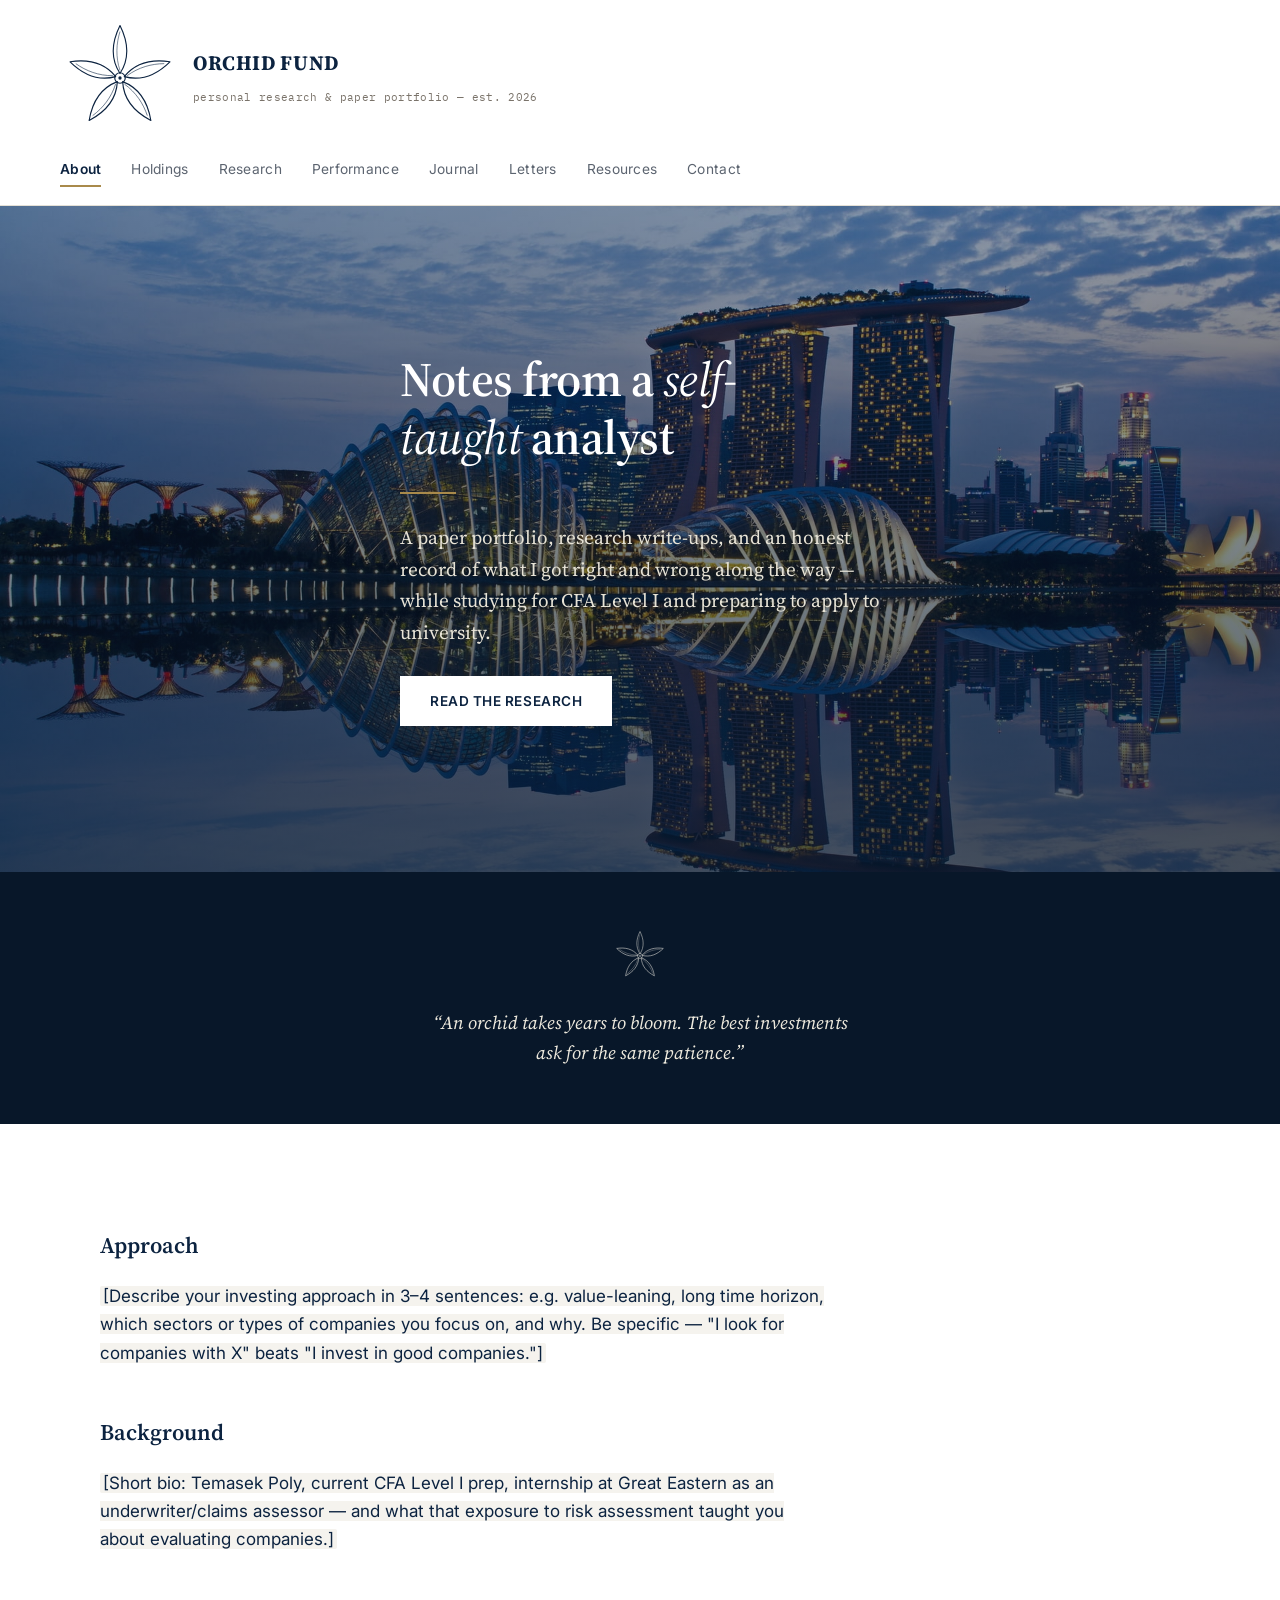
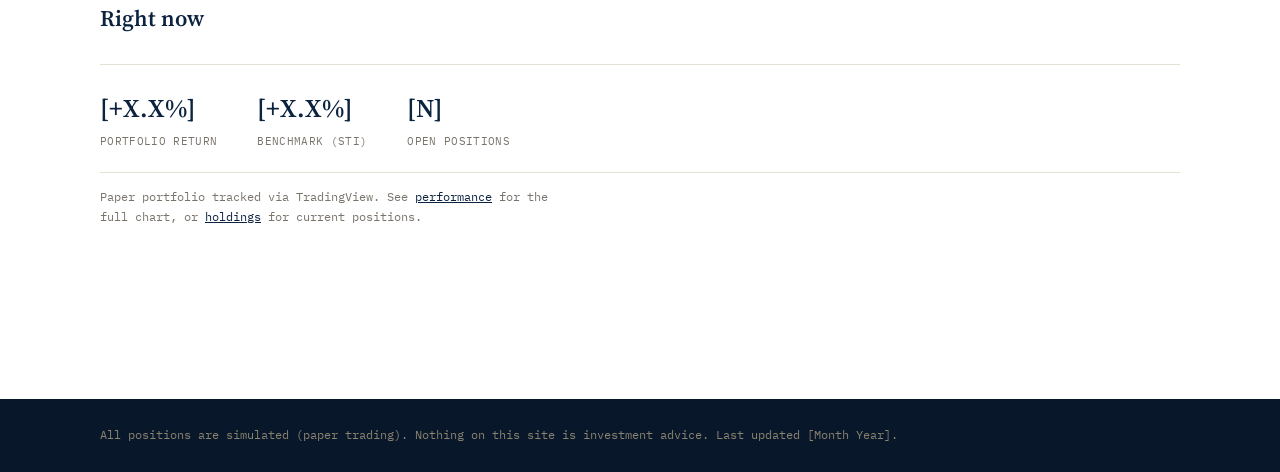
<file: index.html>
<!DOCTYPE html>
<html lang="en">
<head>
<meta charset="UTF-8">
<meta name="viewport" content="width=device-width, initial-scale=1.0">
<title>Orchid Fund — Investment Research</title>
<link rel="stylesheet" href="style.css">
</head>
<body>

<header class="site">
  <div class="wrap header-inner">
    <a href="index.html" class="brand">
      <img src="orchid-mark.svg" alt="Orchid Fund mark">
      <span class="brand-text">
        <span class="site-title">ORCHID FUND</span>
        <span class="site-tagline">personal research &amp; paper portfolio — est. 2026</span>
      </span>
    </a>
    <nav class="site">
      <a href="index.html" class="active">About</a>
      <a href="holdings.html">Holdings</a>
      <a href="research.html">Research</a>
      <a href="performance.html">Performance</a>
      <a href="journal.html">Journal</a>
      <a href="letters.html">Letters</a>
      <a href="resources.html">Resources</a>
      <a href="contact.html">Contact</a>
    </nav>
  </div>
</header>

<div class="hero">
  <div class="wrap">
    <h1>Notes from a <em>self-taught</em> analyst</h1>
    <div class="hero-rule"></div>
    <p class="lede">A paper portfolio, research write-ups, and an honest record of what I got right and wrong along the way &mdash; while studying for CFA Level I and preparing to apply to university.</p>
    <a href="research.html" class="hero-cta">READ THE RESEARCH</a>
  </div>
</div>

<div class="signature-band">
  <img src="orchid-mark-light.svg" alt="">
  <p>&ldquo;An orchid takes years to bloom. The best investments ask for the same patience.&rdquo;</p>
</div>

<main>
  <div class="wrap">
    <h2>Approach</h2>
    <p><span class="ph">[Describe your investing approach in 3&ndash;4 sentences: e.g. value-leaning, long time horizon, which sectors or types of companies you focus on, and why. Be specific &mdash; "I look for companies with X" beats "I invest in good companies."]</span></p>

    <h2>Background</h2>
    <p><span class="ph">[Short bio: Temasek Poly, current CFA Level I prep, internship at Great Eastern as an underwriter/claims assessor &mdash; and what that exposure to risk assessment taught you about evaluating companies.]</span></p>

    <h2>Right now</h2>
    <div class="stats">
      <div class="stat"><div class="num">[+X.X%]</div><div class="label">PORTFOLIO RETURN</div></div>
      <div class="stat"><div class="num">[+X.X%]</div><div class="label">BENCHMARK (STI)</div></div>
      <div class="stat"><div class="num">[N]</div><div class="label">OPEN POSITIONS</div></div>
    </div>
    <p class="meta">Paper portfolio tracked via TradingView. See <a href="performance.html">performance</a> for the full chart, or <a href="holdings.html">holdings</a> for current positions.</p>
  </div>
</main>

<footer class="site">
  <div class="wrap">
    All positions are simulated (paper trading). Nothing on this site is investment advice. Last updated [Month Year].
  </div>
</footer>

</body>
</html>
</file>
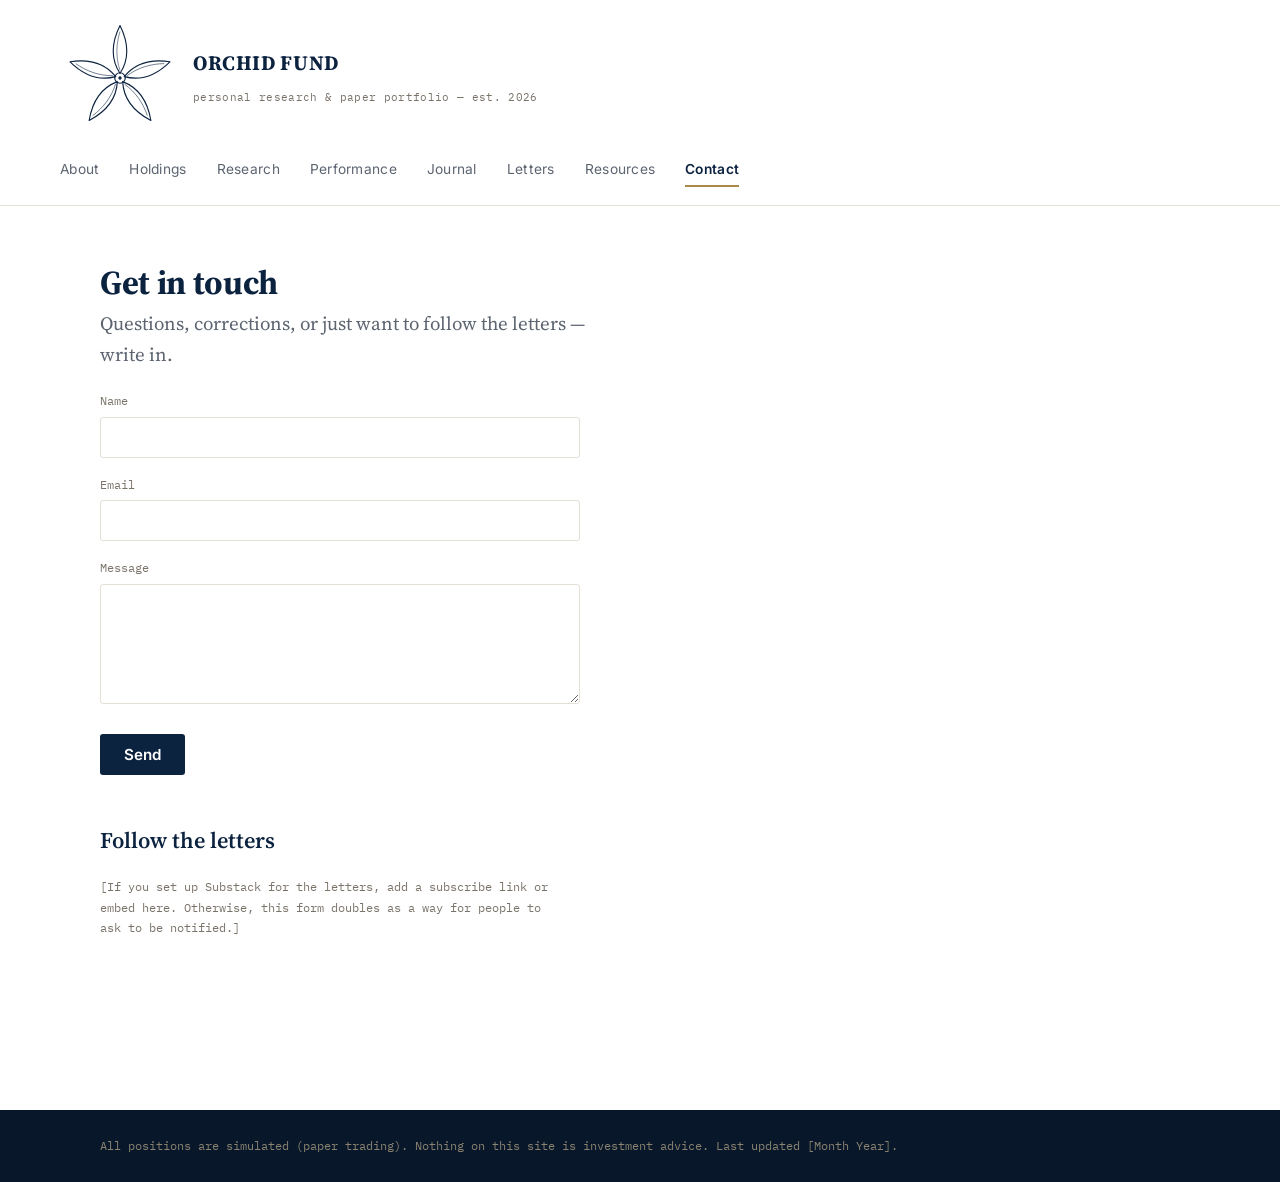
<file: contact.html>
<!DOCTYPE html>
<html lang="en">
<head>
<meta charset="UTF-8">
<meta name="viewport" content="width=device-width, initial-scale=1.0">
<title>Contact — Orchid Fund</title>
<link rel="stylesheet" href="style.css">
</head>
<body>

<header class="site">
  <div class="wrap header-inner">
    <a href="index.html" class="brand">
      <img src="orchid-mark.svg" alt="Orchid Fund mark">
      <span class="brand-text">
        <span class="site-title">ORCHID FUND</span>
        <span class="site-tagline">personal research &amp; paper portfolio — est. 2026</span>
      </span>
    </a>
    <nav class="site">
      <a href="index.html">About</a>
      <a href="holdings.html">Holdings</a>
      <a href="research.html">Research</a>
      <a href="performance.html">Performance</a>
      <a href="journal.html">Journal</a>
      <a href="letters.html">Letters</a>
      <a href="resources.html">Resources</a>
      <a href="contact.html" class="active">Contact</a>
    </nav>
  </div>
</header>

<main>
  <div class="wrap">
    <h1>Get in touch</h1>
    <p class="lede">Questions, corrections, or just want to follow the letters &mdash; write in.</p>

    <!--
      Replace the form action below with your own Formspree endpoint:
      https://formspree.io/f/YOUR_FORM_ID
      Sign up free at formspree.io, create a form, and paste the ID in.
    -->
    <form class="contact" action="https://formspree.io/f/YOUR_FORM_ID" method="POST">
      <label for="name">Name</label>
      <input type="text" id="name" name="name" required>

      <label for="email">Email</label>
      <input type="email" id="email" name="email" required>

      <label for="message">Message</label>
      <textarea id="message" name="message" required></textarea>

      <button type="submit">Send</button>
    </form>

    <h2>Follow the letters</h2>
    <p class="meta">[If you set up Substack for the letters, add a subscribe link or embed here. Otherwise, this form doubles as a way for people to ask to be notified.]</p>
  </div>
</main>

<footer class="site">
  <div class="wrap">
    All positions are simulated (paper trading). Nothing on this site is investment advice. Last updated [Month Year].
  </div>
</footer>

</body>
</html>
</file>
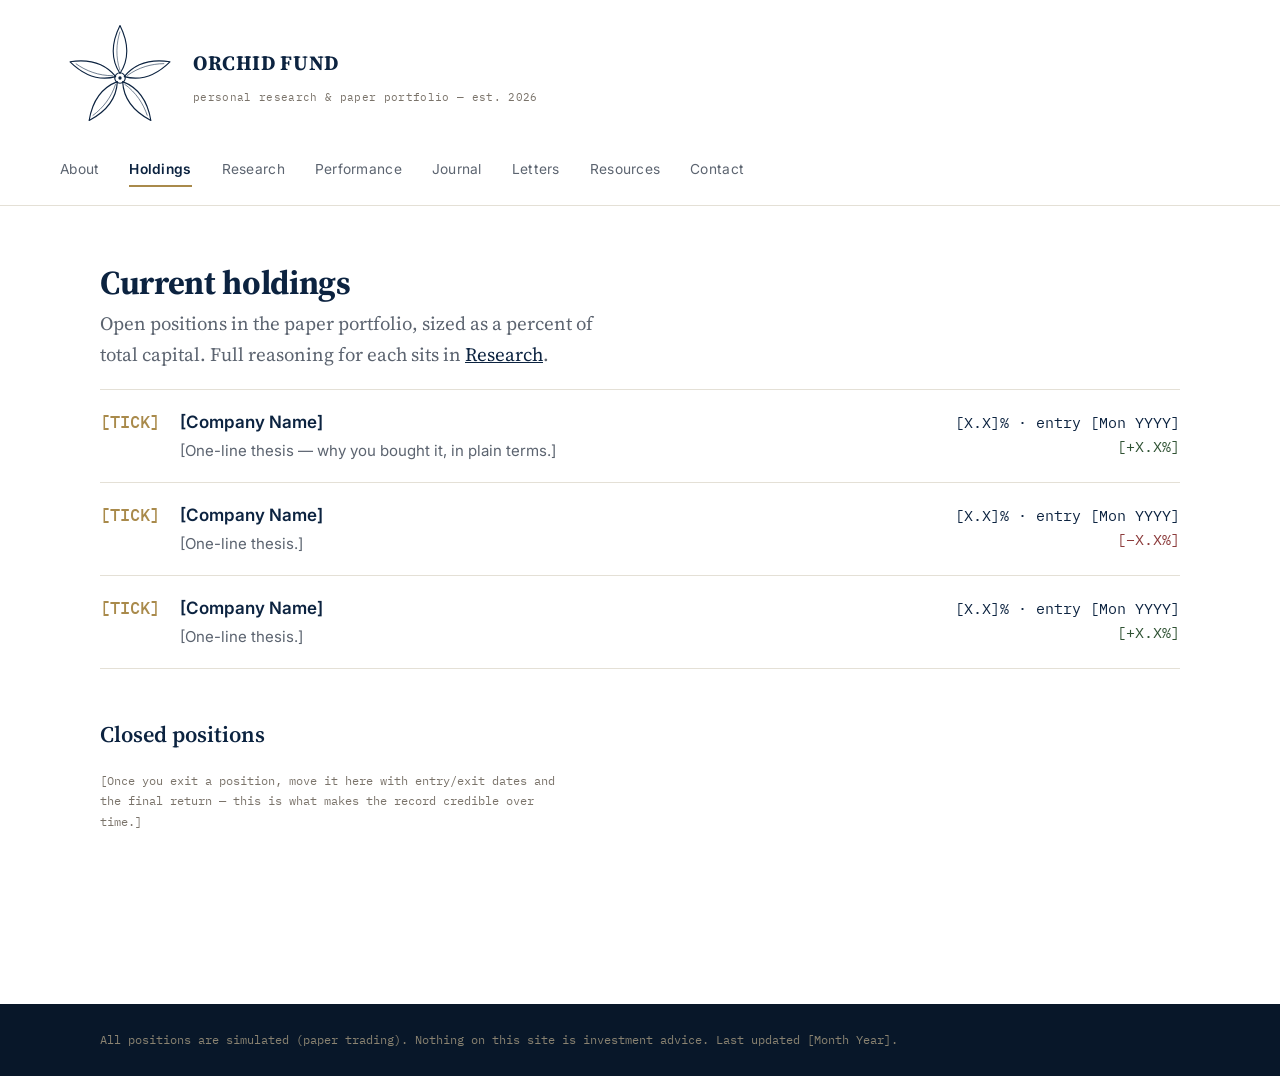
<file: holdings.html>
<!DOCTYPE html>
<html lang="en">
<head>
<meta charset="UTF-8">
<meta name="viewport" content="width=device-width, initial-scale=1.0">
<title>Holdings — Orchid Fund</title>
<link rel="stylesheet" href="style.css">
</head>
<body>

<header class="site">
  <div class="wrap header-inner">
    <a href="index.html" class="brand">
      <img src="orchid-mark.svg" alt="Orchid Fund mark">
      <span class="brand-text">
        <span class="site-title">ORCHID FUND</span>
        <span class="site-tagline">personal research &amp; paper portfolio — est. 2026</span>
      </span>
    </a>
    <nav class="site">
      <a href="index.html">About</a>
      <a href="holdings.html" class="active">Holdings</a>
      <a href="research.html">Research</a>
      <a href="performance.html">Performance</a>
      <a href="journal.html">Journal</a>
      <a href="letters.html">Letters</a>
      <a href="resources.html">Resources</a>
      <a href="contact.html">Contact</a>
    </nav>
  </div>
</header>

<main>
  <div class="wrap">
    <h1>Current holdings</h1>
    <p class="lede">Open positions in the paper portfolio, sized as a percent of total capital. Full reasoning for each sits in <a href="research.html">Research</a>.</p>

    <div class="ledger">
      <div class="ledger-row">
        <div class="ticker">[TICK]</div>
        <div class="body">
          <div class="name">[Company Name]</div>
          <div class="thesis">[One-line thesis &mdash; why you bought it, in plain terms.]</div>
        </div>
        <div class="num">
          [X.X]% &middot; entry [Mon YYYY]<br>
          <span class="gain">[+X.X%]</span>
        </div>
      </div>

      <div class="ledger-row">
        <div class="ticker">[TICK]</div>
        <div class="body">
          <div class="name">[Company Name]</div>
          <div class="thesis">[One-line thesis.]</div>
        </div>
        <div class="num">
          [X.X]% &middot; entry [Mon YYYY]<br>
          <span class="loss">[&minus;X.X%]</span>
        </div>
      </div>

      <div class="ledger-row">
        <div class="ticker">[TICK]</div>
        <div class="body">
          <div class="name">[Company Name]</div>
          <div class="thesis">[One-line thesis.]</div>
        </div>
        <div class="num">
          [X.X]% &middot; entry [Mon YYYY]<br>
          <span class="gain">[+X.X%]</span>
        </div>
      </div>
    </div>

    <h2>Closed positions</h2>
    <p class="meta">[Once you exit a position, move it here with entry/exit dates and the final return &mdash; this is what makes the record credible over time.]</p>
  </div>
</main>

<footer class="site">
  <div class="wrap">
    All positions are simulated (paper trading). Nothing on this site is investment advice. Last updated [Month Year].
  </div>
</footer>

</body>
</html>
</file>
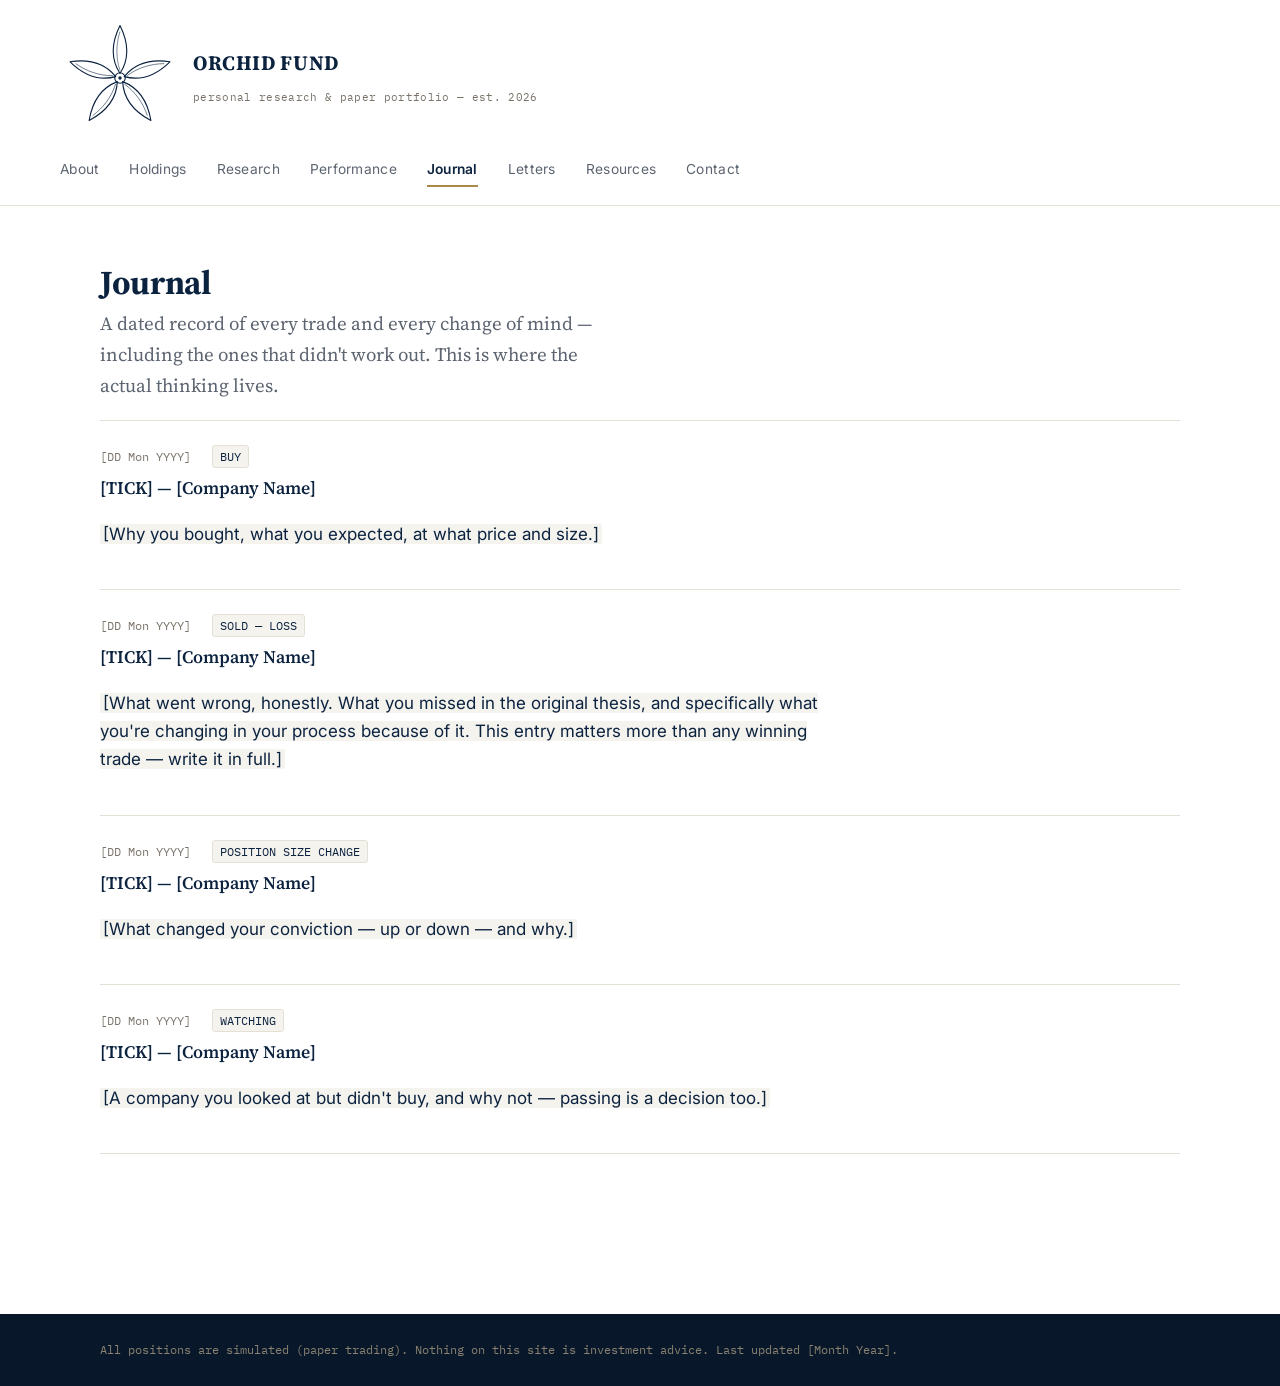
<file: journal.html>
<!DOCTYPE html>
<html lang="en">
<head>
<meta charset="UTF-8">
<meta name="viewport" content="width=device-width, initial-scale=1.0">
<title>Journal — Orchid Fund</title>
<link rel="stylesheet" href="style.css">
</head>
<body>

<header class="site">
  <div class="wrap header-inner">
    <a href="index.html" class="brand">
      <img src="orchid-mark.svg" alt="Orchid Fund mark">
      <span class="brand-text">
        <span class="site-title">ORCHID FUND</span>
        <span class="site-tagline">personal research &amp; paper portfolio — est. 2026</span>
      </span>
    </a>
    <nav class="site">
      <a href="index.html">About</a>
      <a href="holdings.html">Holdings</a>
      <a href="research.html">Research</a>
      <a href="performance.html">Performance</a>
      <a href="journal.html" class="active">Journal</a>
      <a href="letters.html">Letters</a>
      <a href="resources.html">Resources</a>
      <a href="contact.html">Contact</a>
    </nav>
  </div>
</header>

<main>
  <div class="wrap">
    <h1>Journal</h1>
    <p class="lede">A dated record of every trade and every change of mind &mdash; including the ones that didn't work out. This is where the actual thinking lives.</p>

    <div class="entry">
      <div class="meta">[DD Mon YYYY] &nbsp; <span class="tag">BUY</span></div>
      <h3>[TICK] &mdash; [Company Name]</h3>
      <p><span class="ph">[Why you bought, what you expected, at what price and size.]</span></p>
    </div>

    <div class="entry">
      <div class="meta">[DD Mon YYYY] &nbsp; <span class="tag">SOLD &mdash; LOSS</span></div>
      <h3>[TICK] &mdash; [Company Name]</h3>
      <p><span class="ph">[What went wrong, honestly. What you missed in the original thesis, and specifically what you're changing in your process because of it. This entry matters more than any winning trade &mdash; write it in full.]</span></p>
    </div>

    <div class="entry">
      <div class="meta">[DD Mon YYYY] &nbsp; <span class="tag">POSITION SIZE CHANGE</span></div>
      <h3>[TICK] &mdash; [Company Name]</h3>
      <p><span class="ph">[What changed your conviction &mdash; up or down &mdash; and why.]</span></p>
    </div>

    <div class="entry">
      <div class="meta">[DD Mon YYYY] &nbsp; <span class="tag">WATCHING</span></div>
      <h3>[TICK] &mdash; [Company Name]</h3>
      <p><span class="ph">[A company you looked at but didn't buy, and why not &mdash; passing is a decision too.]</span></p>
    </div>
  </div>
</main>

<footer class="site">
  <div class="wrap">
    All positions are simulated (paper trading). Nothing on this site is investment advice. Last updated [Month Year].
  </div>
</footer>

</body>
</html>
</file>
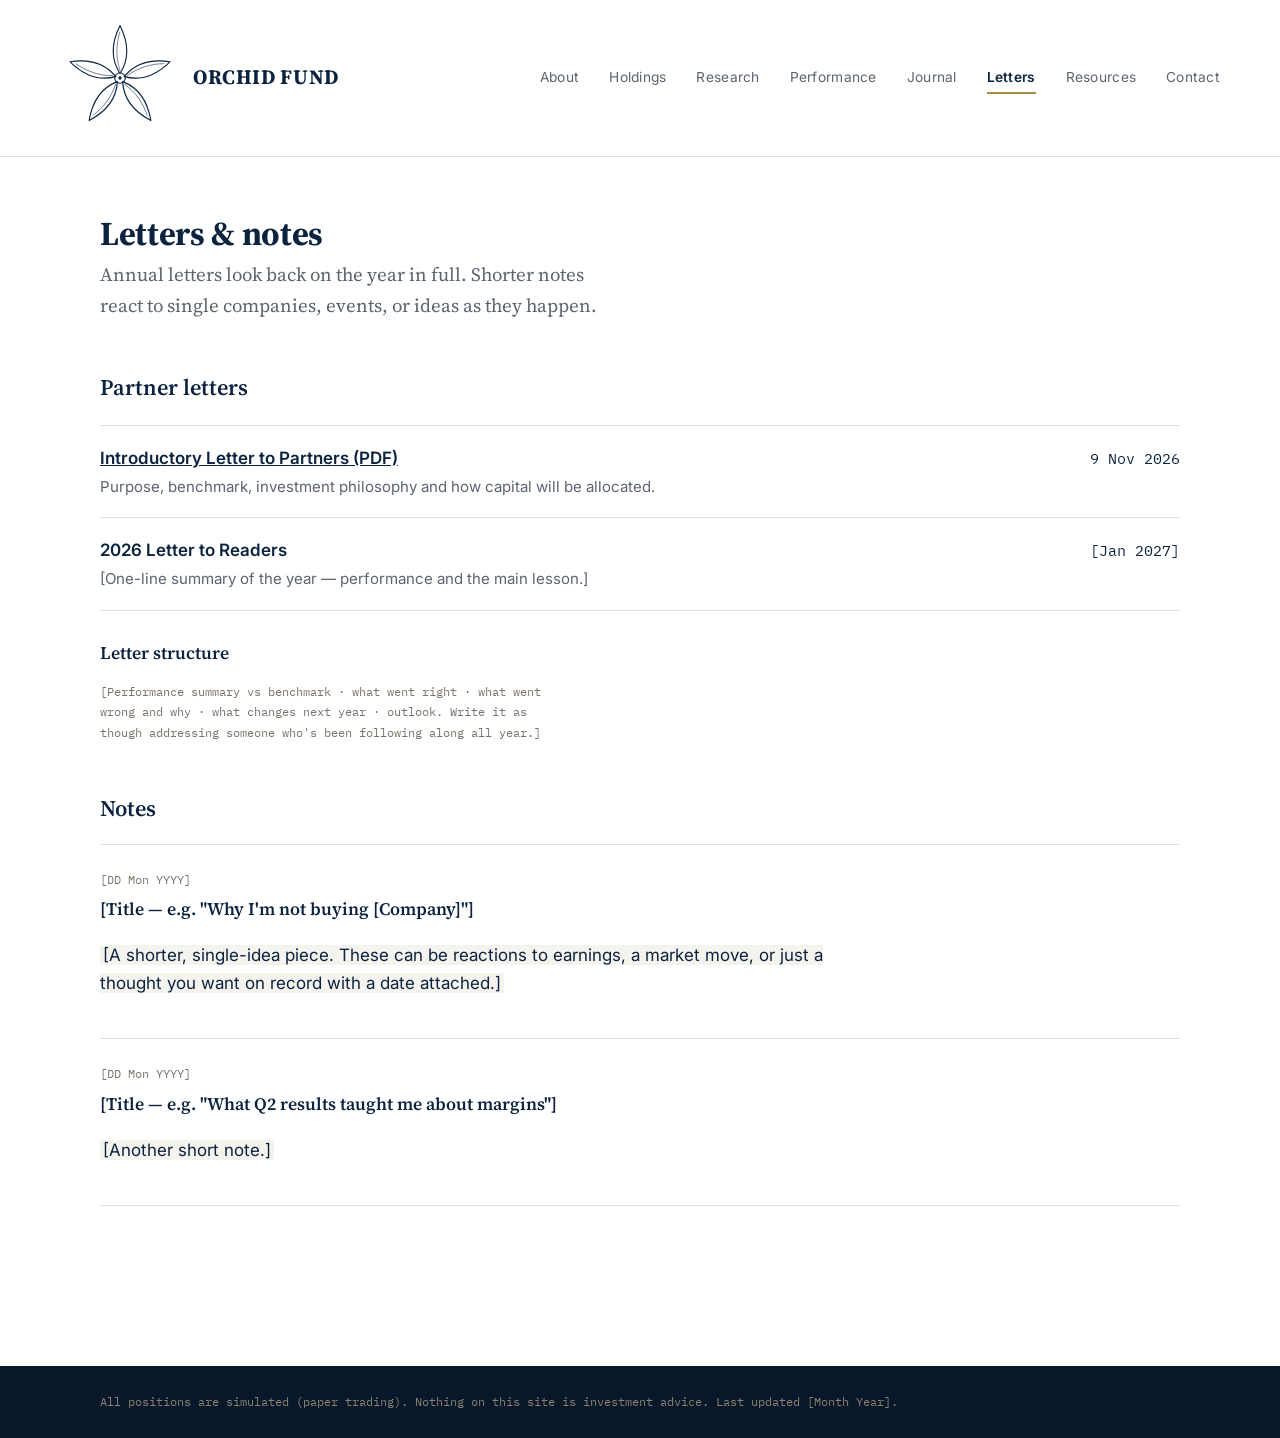
<file: letters (1).html>
<!DOCTYPE html>
<html lang="en">
<head>
<meta charset="UTF-8">
<meta name="viewport" content="width=device-width, initial-scale=1.0">
<title>Letters — Orchid Fund</title>
<link rel="stylesheet" href="style.css">
</head>
<body>

<header class="site">
  <div class="wrap header-inner">
    <a href="index.html" class="brand">
      <img src="orchid-mark.svg" alt="Orchid Fund mark">
      <span class="brand-text">
        <span class="site-title">ORCHID FUND</span>
      </span>
    </a>
    <nav class="site">
      <a href="index.html">About</a>
      <a href="holdings.html">Holdings</a>
      <a href="research.html">Research</a>
      <a href="performance.html">Performance</a>
      <a href="journal.html">Journal</a>
      <a href="letters.html" class="active">Letters</a>
      <a href="resources.html">Resources</a>
      <a href="contact.html">Contact</a>
    </nav>
  </div>
</header>

<main>
  <div class="wrap">
    <h1>Letters &amp; notes</h1>
    <p class="lede">Annual letters look back on the year in full. Shorter notes react to single companies, events, or ideas as they happen.</p>

    <h2>Partner letters</h2>
    <div class="ledger">
      <div class="ledger-row">
        <div class="body">
          <div class="name"><a href="Introductory-Letter-to-Partners.pdf" target="_blank" rel="noopener">Introductory Letter to Partners (PDF)</a></div>
          <div class="thesis">Purpose, benchmark, investment philosophy and how capital will be allocated.</div>
        </div>
        <div class="num">9 Nov 2026</div>
      </div>
      <div class="ledger-row">
        <div class="body">
          <div class="name">2026 Letter to Readers</div>
          <div class="thesis">[One-line summary of the year &mdash; performance and the main lesson.]</div>
        </div>
        <div class="num">[Jan 2027]</div>
      </div>
    </div>

    <h3>Letter structure</h3>
    <p class="meta">[Performance summary vs benchmark &middot; what went right &middot; what went wrong and why &middot; what changes next year &middot; outlook. Write it as though addressing someone who's been following along all year.]</p>

    <h2>Notes</h2>
    <div class="entry">
      <div class="meta">[DD Mon YYYY]</div>
      <h3>[Title &mdash; e.g. "Why I'm not buying [Company]"]</h3>
      <p><span class="ph">[A shorter, single-idea piece. These can be reactions to earnings, a market move, or just a thought you want on record with a date attached.]</span></p>
    </div>

    <div class="entry">
      <div class="meta">[DD Mon YYYY]</div>
      <h3>[Title &mdash; e.g. "What Q2 results taught me about margins"]</h3>
      <p><span class="ph">[Another short note.]</span></p>
    </div>
  </div>
</main>

<footer class="site">
  <div class="wrap">
    All positions are simulated (paper trading). Nothing on this site is investment advice. Last updated [Month Year].
  </div>
</footer>

</body>
</html>
</file>
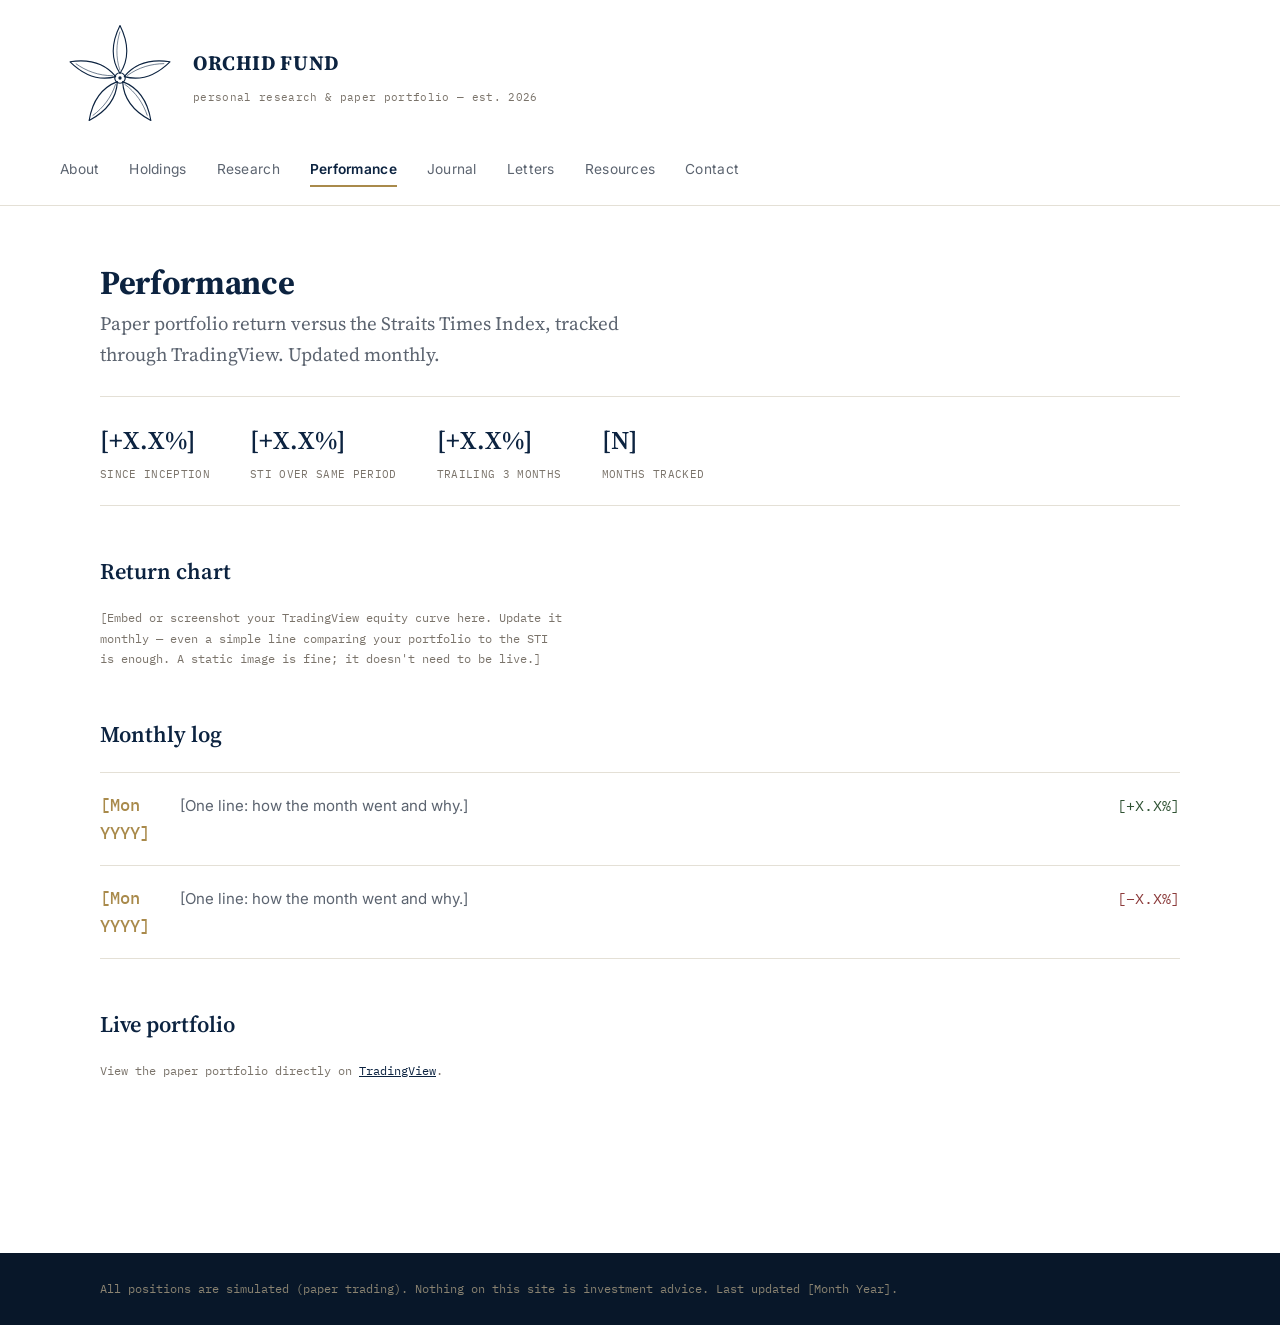
<file: performance.html>
<!DOCTYPE html>
<html lang="en">
<head>
<meta charset="UTF-8">
<meta name="viewport" content="width=device-width, initial-scale=1.0">
<title>Performance — Orchid Fund</title>
<link rel="stylesheet" href="style.css">
</head>
<body>

<header class="site">
  <div class="wrap header-inner">
    <a href="index.html" class="brand">
      <img src="orchid-mark.svg" alt="Orchid Fund mark">
      <span class="brand-text">
        <span class="site-title">ORCHID FUND</span>
        <span class="site-tagline">personal research &amp; paper portfolio — est. 2026</span>
      </span>
    </a>
    <nav class="site">
      <a href="index.html">About</a>
      <a href="holdings.html">Holdings</a>
      <a href="research.html">Research</a>
      <a href="performance.html" class="active">Performance</a>
      <a href="journal.html">Journal</a>
      <a href="letters.html">Letters</a>
      <a href="resources.html">Resources</a>
      <a href="contact.html">Contact</a>
    </nav>
  </div>
</header>

<main>
  <div class="wrap">
    <h1>Performance</h1>
    <p class="lede">Paper portfolio return versus the Straits Times Index, tracked through TradingView. Updated monthly.</p>

    <div class="stats">
      <div class="stat"><div class="num">[+X.X%]</div><div class="label">SINCE INCEPTION</div></div>
      <div class="stat"><div class="num">[+X.X%]</div><div class="label">STI OVER SAME PERIOD</div></div>
      <div class="stat"><div class="num">[+X.X%]</div><div class="label">TRAILING 3 MONTHS</div></div>
      <div class="stat"><div class="num">[N]</div><div class="label">MONTHS TRACKED</div></div>
    </div>

    <h2>Return chart</h2>
    <p class="meta">[Embed or screenshot your TradingView equity curve here. Update it monthly &mdash; even a simple line comparing your portfolio to the STI is enough. A static image is fine; it doesn't need to be live.]</p>

    <h2>Monthly log</h2>
    <div class="ledger">
      <div class="ledger-row">
        <div class="ticker">[Mon YYYY]</div>
        <div class="body"><div class="thesis">[One line: how the month went and why.]</div></div>
        <div class="num gain">[+X.X%]</div>
      </div>
      <div class="ledger-row">
        <div class="ticker">[Mon YYYY]</div>
        <div class="body"><div class="thesis">[One line: how the month went and why.]</div></div>
        <div class="num loss">[&minus;X.X%]</div>
      </div>
    </div>

    <h2>Live portfolio</h2>
    <p class="meta">View the paper portfolio directly on <a href="#">TradingView</a>.</p>
  </div>
</main>

<footer class="site">
  <div class="wrap">
    All positions are simulated (paper trading). Nothing on this site is investment advice. Last updated [Month Year].
  </div>
</footer>

</body>
</html>
</file>
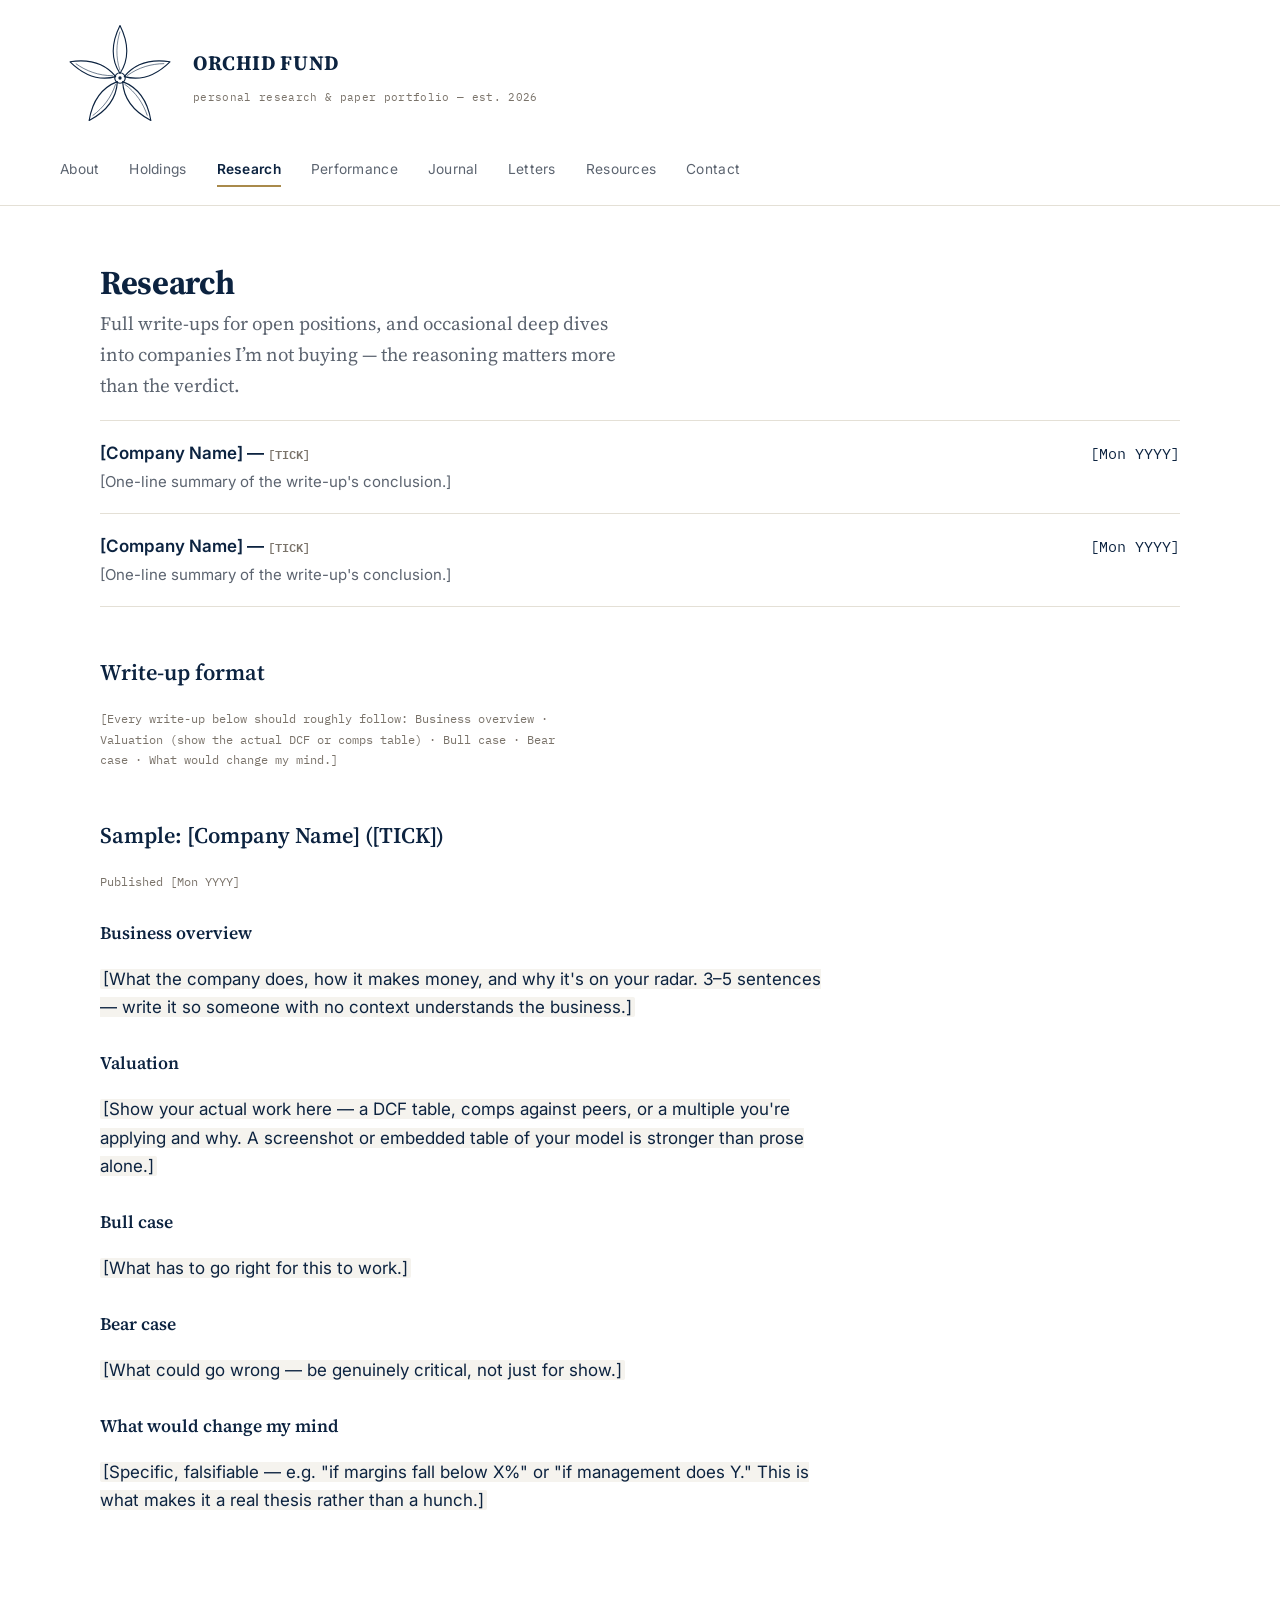
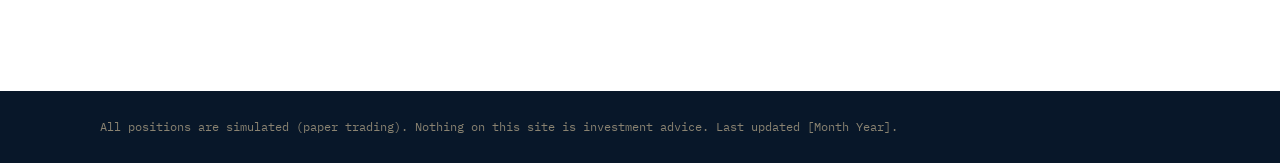
<file: research.html>
<!DOCTYPE html>
<html lang="en">
<head>
<meta charset="UTF-8">
<meta name="viewport" content="width=device-width, initial-scale=1.0">
<title>Research — Orchid Fund</title>
<link rel="stylesheet" href="style.css">
</head>
<body>

<header class="site">
  <div class="wrap header-inner">
    <a href="index.html" class="brand">
      <img src="orchid-mark.svg" alt="Orchid Fund mark">
      <span class="brand-text">
        <span class="site-title">ORCHID FUND</span>
        <span class="site-tagline">personal research &amp; paper portfolio — est. 2026</span>
      </span>
    </a>
    <nav class="site">
      <a href="index.html">About</a>
      <a href="holdings.html">Holdings</a>
      <a href="research.html" class="active">Research</a>
      <a href="performance.html">Performance</a>
      <a href="journal.html">Journal</a>
      <a href="letters.html">Letters</a>
      <a href="resources.html">Resources</a>
      <a href="contact.html">Contact</a>
    </nav>
  </div>
</header>

<main>
  <div class="wrap">
    <h1>Research</h1>
    <p class="lede">Full write-ups for open positions, and occasional deep dives into companies I&rsquo;m not buying &mdash; the reasoning matters more than the verdict.</p>

    <div class="ledger">
      <div class="ledger-row">
        <div class="body">
          <div class="name">[Company Name] &mdash; <span class="meta">[TICK]</span></div>
          <div class="thesis">[One-line summary of the write-up's conclusion.]</div>
        </div>
        <div class="num">[Mon YYYY]</div>
      </div>
      <div class="ledger-row">
        <div class="body">
          <div class="name">[Company Name] &mdash; <span class="meta">[TICK]</span></div>
          <div class="thesis">[One-line summary of the write-up's conclusion.]</div>
        </div>
        <div class="num">[Mon YYYY]</div>
      </div>
    </div>

    <h2>Write-up format</h2>
    <p class="meta">[Every write-up below should roughly follow: Business overview &middot; Valuation (show the actual DCF or comps table) &middot; Bull case &middot; Bear case &middot; What would change my mind.]</p>

    <h2 id="sample">Sample: [Company Name] ([TICK])</h2>
    <p class="meta">Published [Mon YYYY]</p>

    <h3>Business overview</h3>
    <p><span class="ph">[What the company does, how it makes money, and why it's on your radar. 3&ndash;5 sentences &mdash; write it so someone with no context understands the business.]</span></p>

    <h3>Valuation</h3>
    <p><span class="ph">[Show your actual work here &mdash; a DCF table, comps against peers, or a multiple you're applying and why. A screenshot or embedded table of your model is stronger than prose alone.]</span></p>

    <h3>Bull case</h3>
    <p><span class="ph">[What has to go right for this to work.]</span></p>

    <h3>Bear case</h3>
    <p><span class="ph">[What could go wrong &mdash; be genuinely critical, not just for show.]</span></p>

    <h3>What would change my mind</h3>
    <p><span class="ph">[Specific, falsifiable &mdash; e.g. "if margins fall below X%" or "if management does Y." This is what makes it a real thesis rather than a hunch.]</span></p>
  </div>
</main>

<footer class="site">
  <div class="wrap">
    All positions are simulated (paper trading). Nothing on this site is investment advice. Last updated [Month Year].
  </div>
</footer>

</body>
</html>
</file>
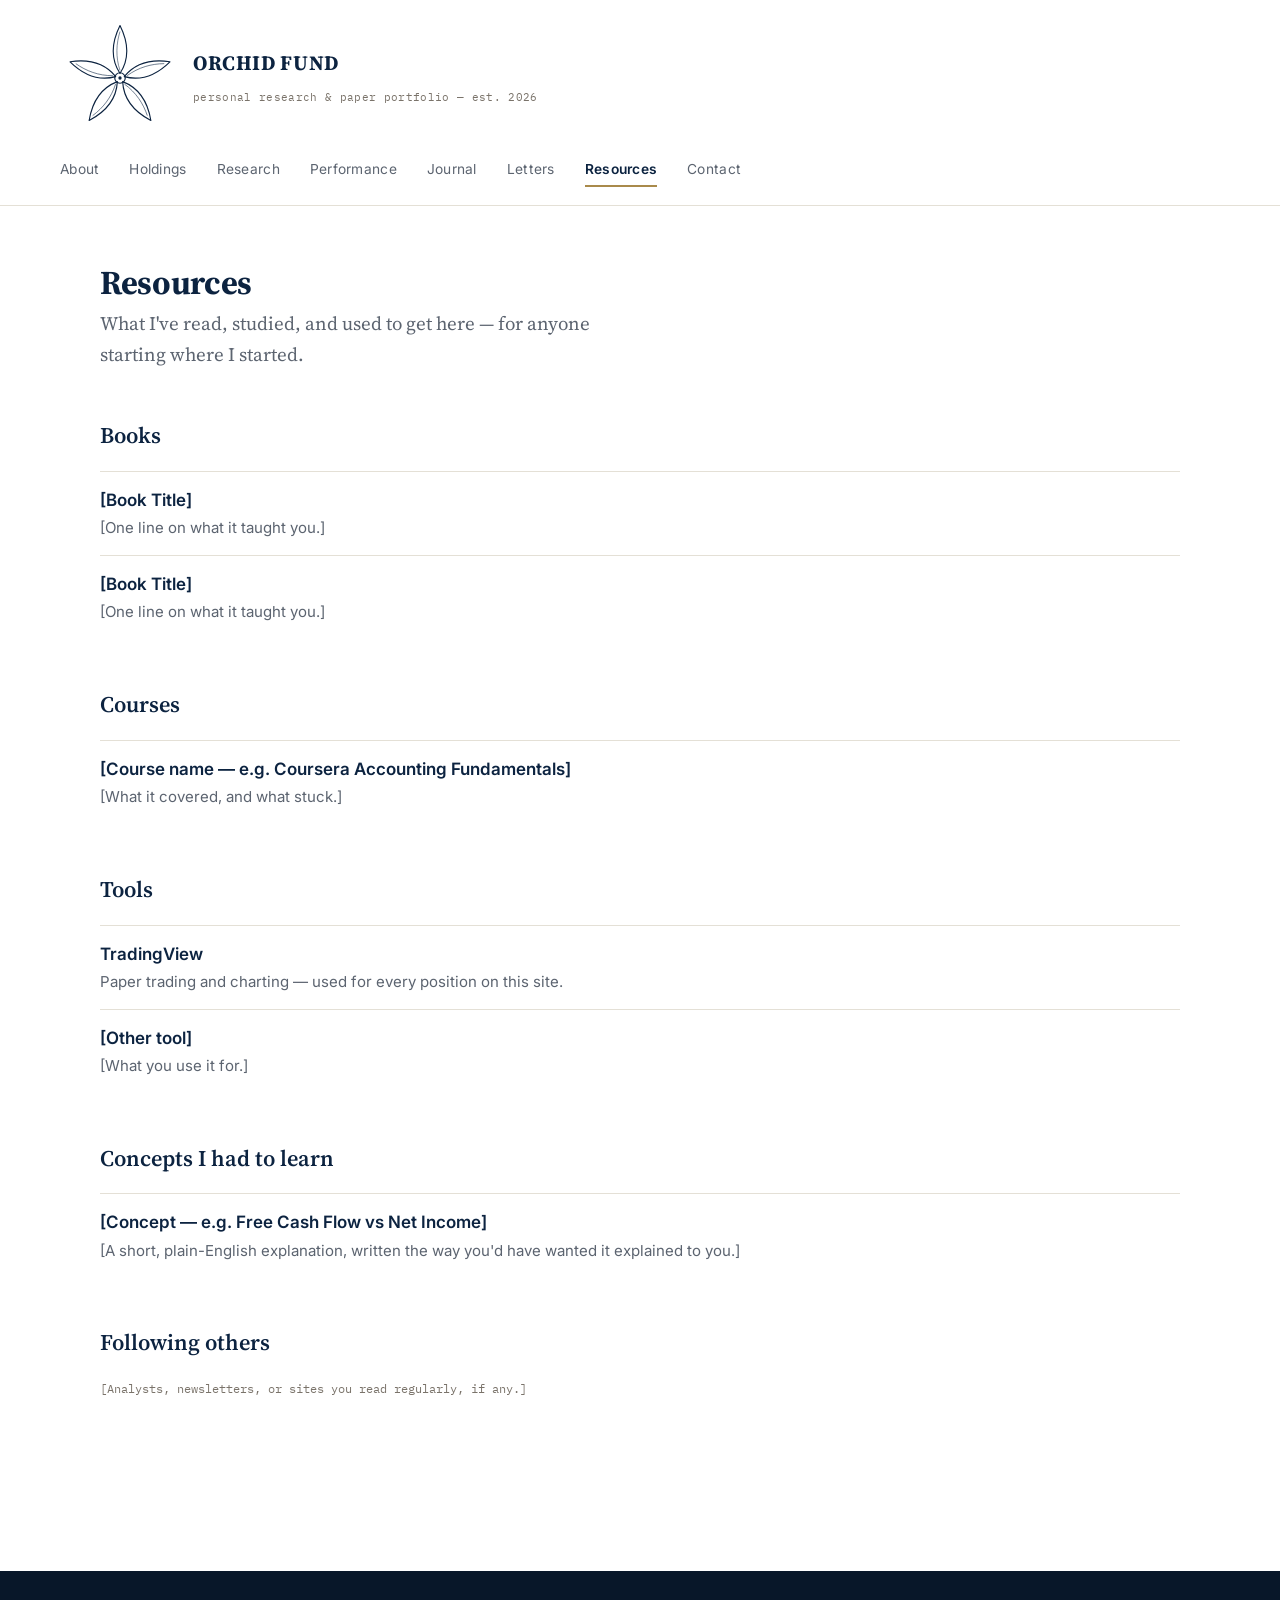
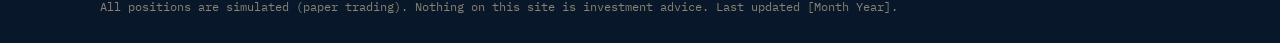
<file: resources.html>
<!DOCTYPE html>
<html lang="en">
<head>
<meta charset="UTF-8">
<meta name="viewport" content="width=device-width, initial-scale=1.0">
<title>Resources — Orchid Fund</title>
<link rel="stylesheet" href="style.css">
</head>
<body>

<header class="site">
  <div class="wrap header-inner">
    <a href="index.html" class="brand">
      <img src="orchid-mark.svg" alt="Orchid Fund mark">
      <span class="brand-text">
        <span class="site-title">ORCHID FUND</span>
        <span class="site-tagline">personal research &amp; paper portfolio — est. 2026</span>
      </span>
    </a>
    <nav class="site">
      <a href="index.html">About</a>
      <a href="holdings.html">Holdings</a>
      <a href="research.html">Research</a>
      <a href="performance.html">Performance</a>
      <a href="journal.html">Journal</a>
      <a href="letters.html">Letters</a>
      <a href="resources.html" class="active">Resources</a>
      <a href="contact.html">Contact</a>
    </nav>
  </div>
</header>

<main>
  <div class="wrap">
    <h1>Resources</h1>
    <p class="lede">What I've read, studied, and used to get here &mdash; for anyone starting where I started.</p>

    <h2>Books</h2>
    <div class="res-item">
      <div class="title">[Book Title]</div>
      <div class="note">[One line on what it taught you.]</div>
    </div>
    <div class="res-item">
      <div class="title">[Book Title]</div>
      <div class="note">[One line on what it taught you.]</div>
    </div>

    <h2>Courses</h2>
    <div class="res-item">
      <div class="title">[Course name &mdash; e.g. Coursera Accounting Fundamentals]</div>
      <div class="note">[What it covered, and what stuck.]</div>
    </div>

    <h2>Tools</h2>
    <div class="res-item">
      <div class="title">TradingView</div>
      <div class="note">Paper trading and charting &mdash; used for every position on this site.</div>
    </div>
    <div class="res-item">
      <div class="title">[Other tool]</div>
      <div class="note">[What you use it for.]</div>
    </div>

    <h2>Concepts I had to learn</h2>
    <div class="res-item">
      <div class="title">[Concept &mdash; e.g. Free Cash Flow vs Net Income]</div>
      <div class="note">[A short, plain-English explanation, written the way you'd have wanted it explained to you.]</div>
    </div>

    <h2>Following others</h2>
    <p class="meta">[Analysts, newsletters, or sites you read regularly, if any.]</p>
  </div>
</main>

<footer class="site">
  <div class="wrap">
    All positions are simulated (paper trading). Nothing on this site is investment advice. Last updated [Month Year].
  </div>
</footer>

</body>
</html>
</file>
<file: style.css>
@import url('https://fonts.googleapis.com/css2?family=Source+Serif+4:opsz,wght@8..60,400;8..60,600;8..60,700&family=Inter:wght@400;500;600&family=IBM+Plex+Mono:wght@400;500&display=swap');

:root{
  --navy:#0C2340;
  --navy-deep:#081729;
  --paper:#FFFFFF;
  --paper-raised:#F5F3EE;
  --gold:#A98A4B;
  --green:#2F5233;
  --brick:#8B3A3A;
  --stone:#7A736A;
  --line:#E4E0D6;
  --muted:#5C6470;
  --serif: 'Source Serif 4', Georgia, serif;
  --sans: 'Inter', -apple-system, sans-serif;
  --mono: 'IBM Plex Mono', monospace;
}

*{box-sizing:border-box;}
html{scroll-behavior:smooth;}
body{
  margin:0;
  background:var(--paper);
  color:var(--navy);
  font-family:var(--sans);
  font-size:17px;
  line-height:1.65;
}
a{color:var(--navy);}
a:focus-visible, button:focus-visible, input:focus-visible, textarea:focus-visible{
  outline:2px solid var(--gold);
  outline-offset:2px;
}

.wrap{max-width:1160px;margin:0 auto;padding:0 40px;}

/* Header / nav - clean white bar, logo left, nav right */
header.site{
  background:var(--paper);
  color:var(--navy);
  border-bottom:1px solid var(--line);
}
.header-inner{
  display:flex;
  align-items:center;
  justify-content:space-between;
  padding:18px 0;
  flex-wrap:wrap;
  gap:16px;
}
.brand{
  display:flex;
  align-items:center;
  gap:13px;
  text-decoration:none;
  color:var(--navy);
}
.brand img{height:120px;width:auto;display:block;}
.brand-text .site-title{
  font-family:var(--serif);
  font-weight:700;
  font-size:1.28rem;
  letter-spacing:0.03em;
  color:var(--navy);
  display:block;
}
.brand-text .site-tagline{
  font-family:var(--mono);
  font-size:0.7rem;
  letter-spacing:0.03em;
  color:var(--stone);
  margin-top:2px;
}
nav.site{
  display:flex;
  flex-wrap:wrap;
  gap:8px 30px;
}
nav.site a{
  text-decoration:none;
  font-size:0.86rem;
  letter-spacing:0.02em;
  color:var(--muted);
  padding:4px 0;
  border-bottom:2px solid transparent;
  transition:color .15s;
}
nav.site a:hover{color:var(--navy);}
nav.site a.active{color:var(--navy);border-bottom-color:var(--gold);font-weight:600;}

/* Hero, used on home page - full-bleed photo */
.hero{
  position:relative;
  min-height:74vh;
  display:flex;
  align-items:center;
  background:
    linear-gradient(180deg, rgba(8,23,41,0.35) 0%, rgba(8,23,41,0.72) 100%),
    url('hero-photo.jpg') center 60%/cover no-repeat;
  color:#fff;
}
.hero .wrap{position:relative;z-index:1;}
.hero h1{
  color:#fff;
  font-size:3rem;
  max-width:16ch;
  font-weight:600;
  animation:hero-rise 1s ease-out both;
}
.hero h1 em{font-style:italic;font-weight:400;}
.hero .lede{
  color:#E7E3D6;
  font-size:1.2rem;
  max-width:48ch;
  animation:hero-rise 1s ease-out .15s both;
}
.hero-rule{
  width:56px;
  height:2px;
  background:var(--gold);
  margin:26px 0 28px;
  animation:hero-rise 1s ease-out .05s both;
}
.hero-cta{
  display:inline-block;
  margin-top:8px;
  background:#fff;
  color:var(--navy);
  font-family:var(--sans);
  font-weight:600;
  font-size:0.85rem;
  letter-spacing:0.04em;
  text-decoration:none;
  padding:14px 30px;
  animation:hero-rise 1s ease-out .25s both;
}
.hero-cta:hover{background:var(--gold);}
@keyframes hero-rise{
  from{opacity:0;transform:translateY(14px);}
  to{opacity:1;transform:translateY(0);}
}
@media (prefers-reduced-motion: reduce){
  .hero h1, .hero .lede, .hero-rule, .hero-cta{animation:none;}
}

/* Signature band - full-bleed navy strip with centered mark, used between sections */
.signature-band{
  background:var(--navy-deep);
  color:#B7AE95;
  padding:56px 0;
  text-align:center;
}
.signature-band img{width:56px;height:56px;opacity:0.9;margin-bottom:16px;}
.signature-band p{
  font-family:var(--serif);
  font-style:italic;
  font-size:1.15rem;
  color:#EDE9DD;
  max-width:44ch;
  margin:0 auto;
}

@media (max-width:700px){
  .hero{min-height:60vh;}
  .hero h1{font-size:2.1rem;}
}

main{padding:56px 0 90px;}

h1{
  font-family:var(--serif);
  font-size:2.1rem;
  line-height:1.2;
  margin:0 0 6px;
  font-weight:700;
  letter-spacing:-0.01em;
  color:var(--navy);
}
h2{
  font-family:var(--serif);
  font-size:1.4rem;
  margin:48px 0 16px;
  font-weight:600;
  color:var(--navy);
}
h3{
  font-family:var(--serif);
  font-size:1.1rem;
  margin:28px 0 8px;
  font-weight:600;
}
p{max-width:66ch;}
.lede{
  font-family:var(--serif);
  font-size:1.18rem;
  color:var(--muted);
  max-width:52ch;
  margin-top:0;
}
.meta{
  font-family:var(--mono);
  font-size:0.78rem;
  color:var(--stone);
}

/* Ledger rows (holdings, journal) */
.ledger{border-top:1px solid var(--line);margin-top:18px;}
.ledger-row{
  display:flex;
  gap:16px;
  padding:18px 0;
  border-bottom:1px solid var(--line);
  align-items:baseline;
}
.ledger-row .ticker{
  font-family:var(--mono);
  font-weight:500;
  width:64px;
  flex-shrink:0;
  color:var(--gold);
}
.ledger-row .body{flex:1;min-width:0;}
.ledger-row .name{font-weight:600;}
.ledger-row .thesis{color:var(--muted);font-size:0.94rem;margin-top:3px;}
.ledger-row .num{
  font-family:var(--mono);
  font-size:0.92rem;
  text-align:right;
  flex-shrink:0;
}
.gain{color:var(--green);}
.loss{color:var(--brick);}

/* Journal / letters entries */
.entry{
  border-top:1px solid var(--line);
  padding:24px 0;
}
.entry:last-child{border-bottom:1px solid var(--line);}
.entry .meta{margin-bottom:6px;}
.entry h3{margin:0 0 8px;}
.tag{
  display:inline-block;
  font-family:var(--mono);
  font-size:0.72rem;
  color:var(--navy);
  background:var(--paper-raised);
  border:1px solid var(--line);
  border-radius:3px;
  padding:1px 7px;
  margin-right:6px;
}

/* Cards for resources */
.res-item{padding:14px 0;border-top:1px solid var(--line);}
.res-item:last-child{border-bottom:1px solid var(--line);}
.res-item .title{font-weight:600;}
.res-item .note{color:var(--muted);font-size:0.94rem;margin-top:2px;}

/* Placeholder styling */
.ph{
  background:var(--paper-raised);
  border-radius:2px;
  padding:0 3px;
}

/* Forms */
form.contact{margin-top:20px;max-width:480px;}
form.contact label{
  display:block;
  font-family:var(--mono);
  font-size:0.78rem;
  color:var(--stone);
  margin:16px 0 6px;
}
form.contact input, form.contact textarea{
  width:100%;
  font-family:var(--sans);
  font-size:0.95rem;
  padding:10px 12px;
  border:1px solid var(--line);
  border-radius:3px;
  background:#fff;
  color:var(--navy);
}
form.contact textarea{min-height:120px;resize:vertical;}
form.contact button{
  margin-top:22px;
  font-family:var(--sans);
  font-weight:600;
  font-size:0.95rem;
  background:var(--navy);
  color:#fff;
  border:none;
  padding:11px 24px;
  border-radius:3px;
  cursor:pointer;
}
form.contact button:hover{background:var(--gold);color:var(--navy);}

/* Performance stat row */
.stats{
  display:flex;
  gap:40px;
  flex-wrap:wrap;
  margin:26px 0 8px;
  padding:22px 0;
  border-top:1px solid var(--line);
  border-bottom:1px solid var(--line);
}
.stat .num{font-family:var(--serif);font-size:1.6rem;font-weight:600;color:var(--navy);}
.stat .label{font-family:var(--mono);font-size:0.7rem;color:var(--stone);margin-top:3px;letter-spacing:0.03em;}

footer.site{
  background:var(--navy-deep);
  color:#8A8371;
  margin-top:70px;
  padding:26px 0;
  font-family:var(--mono);
  font-size:0.76rem;
}

@media (max-width:560px){
  .hero h1{font-size:1.9rem;}
  h1{font-size:1.7rem;}
  .ledger-row{flex-wrap:wrap;}
  .ledger-row .num{width:100%;text-align:left;}
  .header-inner{padding-bottom:16px;}
}
</file>
